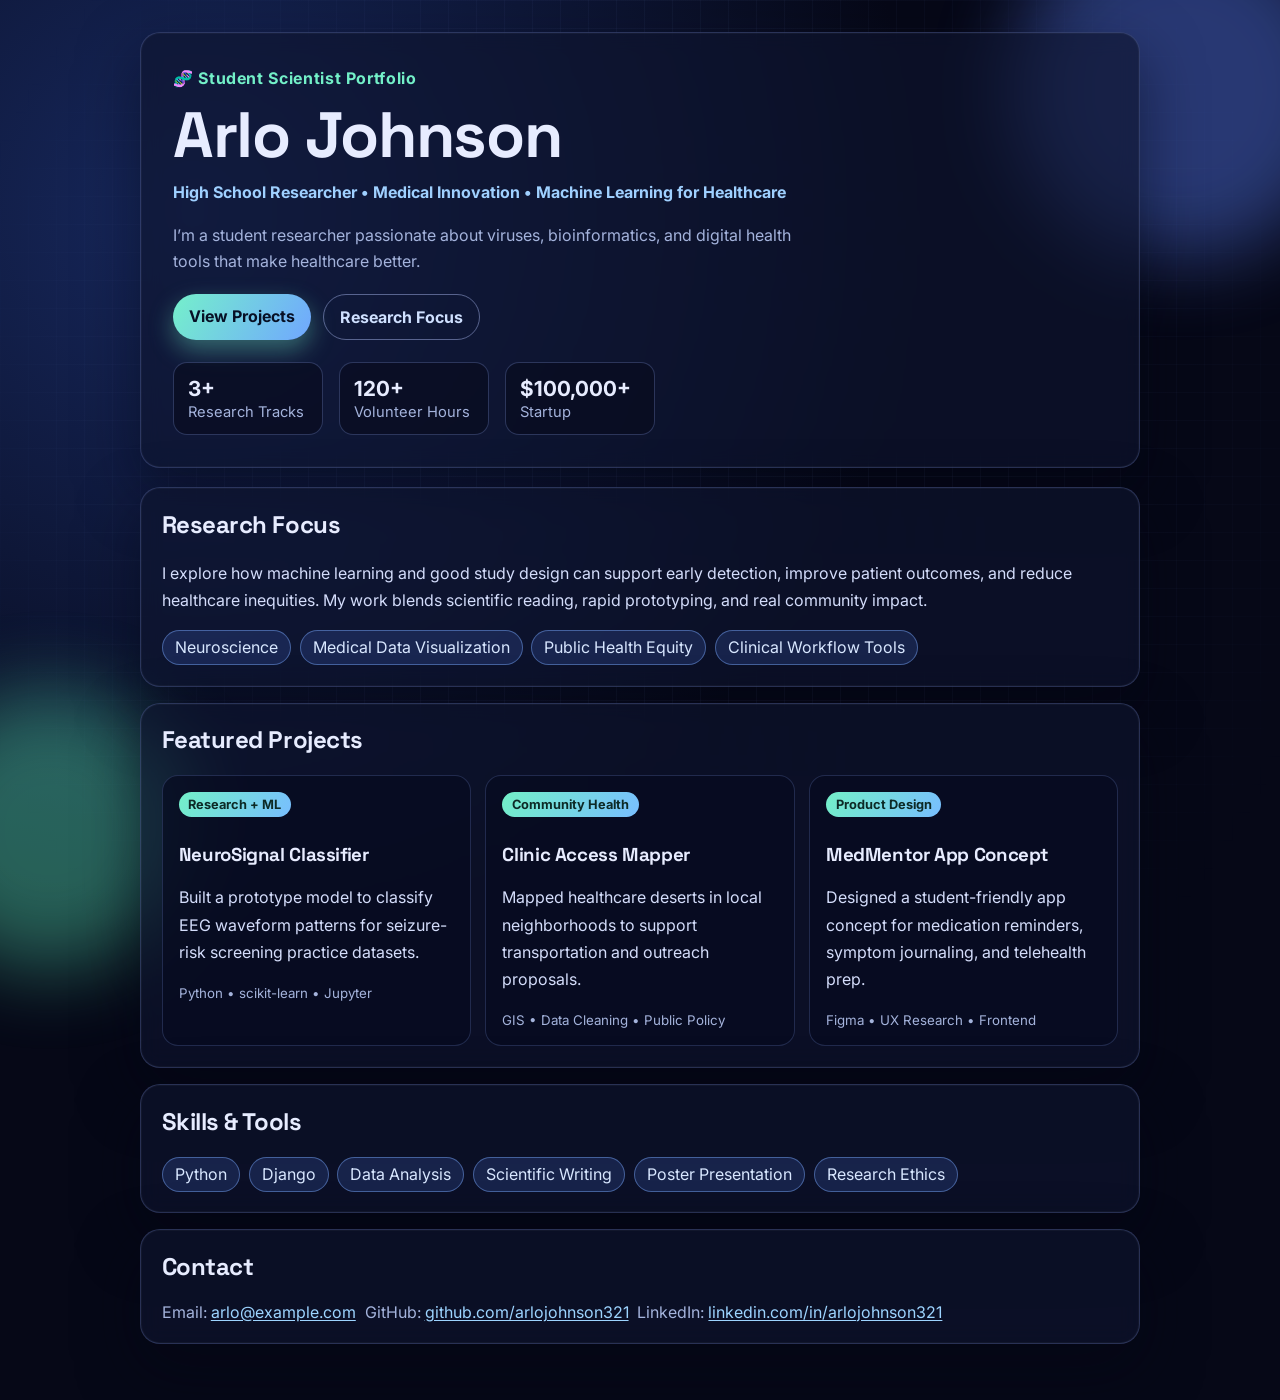
<file: index.html>
<!DOCTYPE html>
<html lang="en">
<head>
  <meta charset="UTF-8" />
  <meta name="viewport" content="width=device-width, initial-scale=1.0" />
  <title>Arlo Johnson | Student Research Portfolio</title>
  <meta name="description" content="Portfolio of a high school student exploring medical research, data science, and community health." />
  <link rel="preconnect" href="https://fonts.googleapis.com">
  <link rel="preconnect" href="https://fonts.gstatic.com" crossorigin>
  <link href="https://fonts.googleapis.com/css2?family=Inter:wght@400;500;700;800&family=Space+Grotesk:wght@600;700&display=swap" rel="stylesheet">
  <link rel="stylesheet" href="assets/style.css" />
</head>
<body>
  <div class="bg-orb orb-1"></div>
  <div class="bg-orb orb-2"></div>
  <div class="bg-grid"></div>

  <header class="hero glass">
    <p class="eyebrow">🧬 Student Scientist Portfolio</p>
    <h1>Arlo Johnson</h1>
    <p class="subtitle">High School Researcher • Medical Innovation • Machine Learning for Healthcare</p>
    <p class="hero-copy">
      I’m a student researcher passionate about viruses, bioinformatics, and digital health tools
      that make healthcare better.
    </p>
    <div class="hero-actions">
      <a class="cta" href="#projects">View Projects</a>
      <a class="ghost" href="#research">Research Focus</a>
    </div>
    <ul class="stat-row">
      <li><strong>3+</strong><span>Research Tracks</span></li>
      <li><strong>120+</strong><span>Volunteer Hours</span></li>
      <li><strong>$100,000+</strong><span>Startup</span></li>
    </ul>
  </header>

  <main class="container">
    <section id="research" class="glass">
      <h2>Research Focus</h2>
      <p>
        I explore how machine learning and good study design can support early detection, improve patient
        outcomes, and reduce healthcare inequities. My work blends scientific reading, rapid prototyping,
        and real community impact.
      </p>
      <ul class="tag-list">
        <li>Neuroscience</li>
        <li>Medical Data Visualization</li>
        <li>Public Health Equity</li>
        <li>Clinical Workflow Tools</li>
      </ul>
    </section>

    <section id="projects" class="glass">
      <h2>Featured Projects</h2>
      <div class="project-grid">
        <article class="project-card">
          <span class="chip">Research + ML</span>
          <h3>NeuroSignal Classifier</h3>
          <p>Built a prototype model to classify EEG waveform patterns for seizure-risk screening practice datasets.</p>
          <small>Python • scikit-learn • Jupyter</small>
        </article>
        <article class="project-card">
          <span class="chip">Community Health</span>
          <h3>Clinic Access Mapper</h3>
          <p>Mapped healthcare deserts in local neighborhoods to support transportation and outreach proposals.</p>
          <small>GIS • Data Cleaning • Public Policy</small>
        </article>
        <article class="project-card">
          <span class="chip">Product Design</span>
          <h3>MedMentor App Concept</h3>
          <p>Designed a student-friendly app concept for medication reminders, symptom journaling, and telehealth prep.</p>
          <small>Figma • UX Research • Frontend</small>
        </article>
      </div>
    </section>

    <section class="glass">
      <h2>Skills & Tools</h2>
      <ul class="tag-list">
        <li>Python</li>
        <li>Django</li>
        <li>Data Analysis</li>
        <li>Scientific Writing</li>
        <li>Poster Presentation</li>
        <li>Research Ethics</li>
      </ul>
    </section>

    <section class="glass">
      <h2>Contact</h2>
      <ul class="contact-list">
        <li>Email: <a href="mailto:arlo@example.com">arlo@example.com</a></li>
        <li>GitHub: <a href="https://github.com/arlojohnson321">github.com/arlojohnson321</a></li>
        <li>LinkedIn: <a href="https://linkedin.com/in/arlojohnson321">linkedin.com/in/arlojohnson321</a></li>
      </ul>
    </section>
  </main>
</body>
</html>
</file>
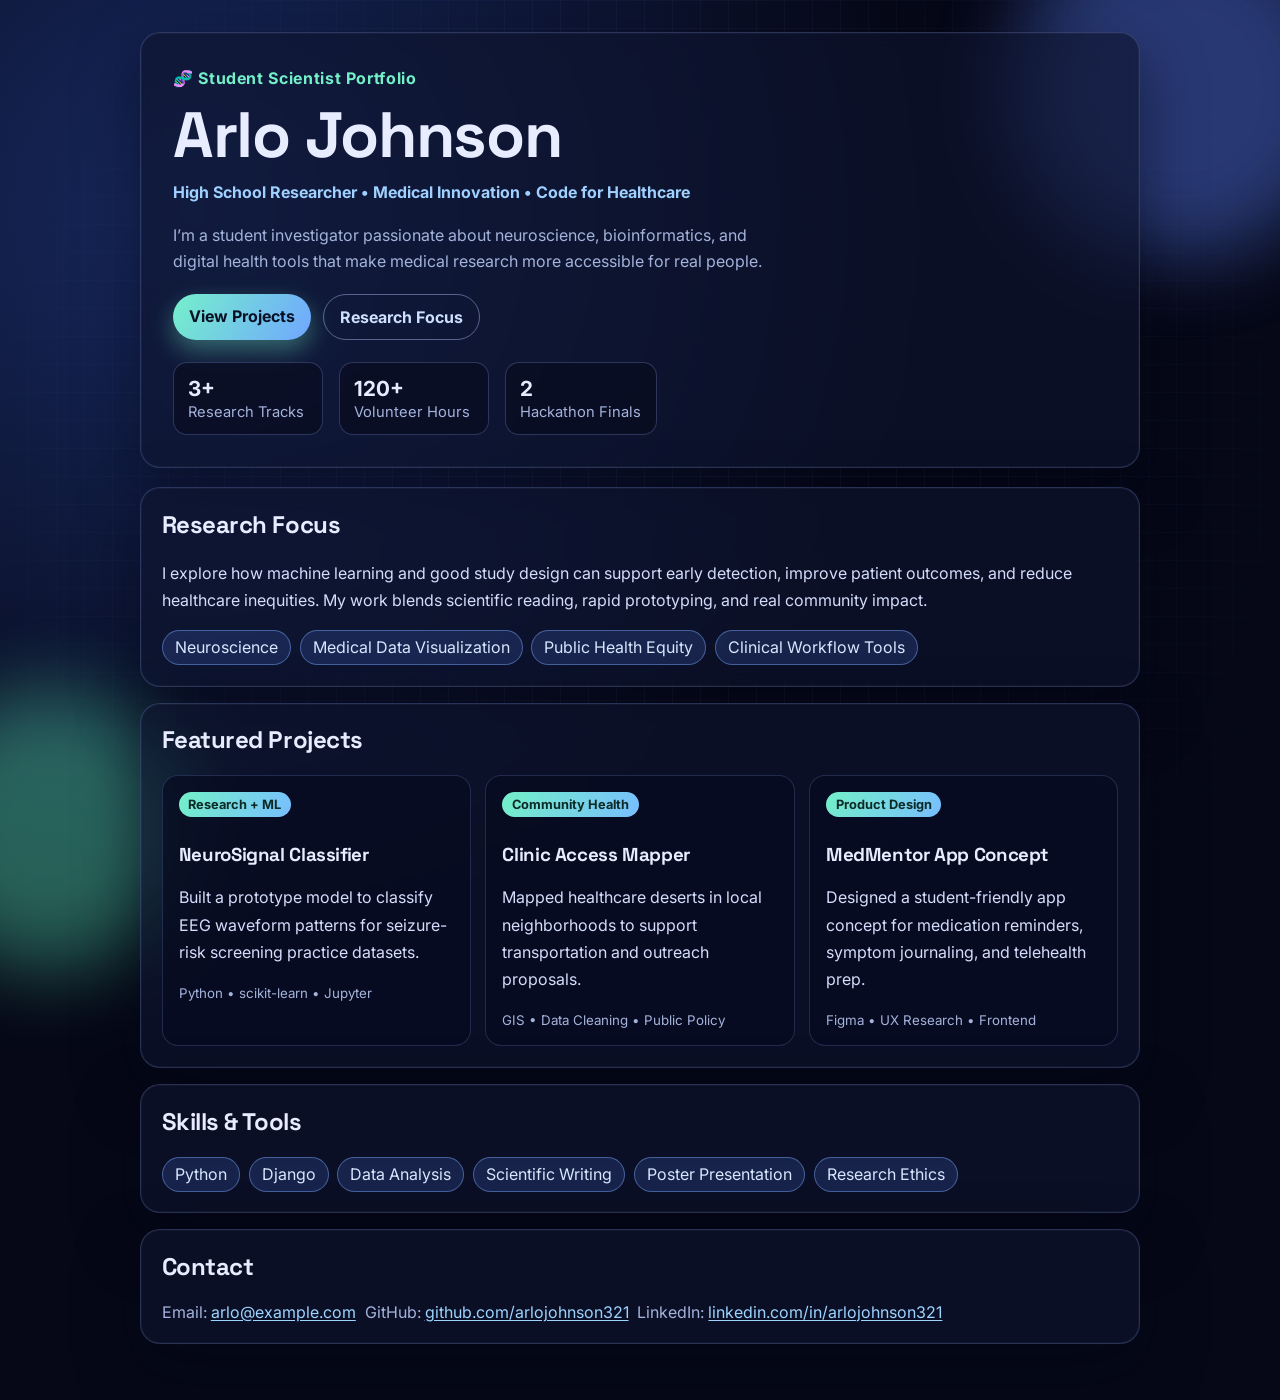
<file: docs/index.html>
<!DOCTYPE html>
<html lang="en">
<head>
  <meta charset="UTF-8" />
  <meta name="viewport" content="width=device-width, initial-scale=1.0" />
  <title>Arlo Johnson | Student Research Portfolio</title>
  <meta name="description" content="Portfolio of a high school student exploring medical research, data science, and community health." />
  <link rel="preconnect" href="https://fonts.googleapis.com">
  <link rel="preconnect" href="https://fonts.gstatic.com" crossorigin>
  <link href="https://fonts.googleapis.com/css2?family=Inter:wght@400;500;700;800&family=Space+Grotesk:wght@600;700&display=swap" rel="stylesheet">
  <link rel="stylesheet" href="assets/style.css" />
</head>
<body>
  <div class="bg-orb orb-1"></div>
  <div class="bg-orb orb-2"></div>
  <div class="bg-grid"></div>

  <header class="hero glass">
    <p class="eyebrow">🧬 Student Scientist Portfolio</p>
    <h1>Arlo Johnson</h1>
    <p class="subtitle">High School Researcher • Medical Innovation • Code for Healthcare</p>
    <p class="hero-copy">
      I’m a student investigator passionate about neuroscience, bioinformatics, and digital health tools
      that make medical research more accessible for real people.
    </p>
    <div class="hero-actions">
      <a class="cta" href="#projects">View Projects</a>
      <a class="ghost" href="#research">Research Focus</a>
    </div>
    <ul class="stat-row">
      <li><strong>3+</strong><span>Research Tracks</span></li>
      <li><strong>120+</strong><span>Volunteer Hours</span></li>
      <li><strong>2</strong><span>Hackathon Finals</span></li>
    </ul>
  </header>

  <main class="container">
    <section id="research" class="glass">
      <h2>Research Focus</h2>
      <p>
        I explore how machine learning and good study design can support early detection, improve patient
        outcomes, and reduce healthcare inequities. My work blends scientific reading, rapid prototyping,
        and real community impact.
      </p>
      <ul class="tag-list">
        <li>Neuroscience</li>
        <li>Medical Data Visualization</li>
        <li>Public Health Equity</li>
        <li>Clinical Workflow Tools</li>
      </ul>
    </section>

    <section id="projects" class="glass">
      <h2>Featured Projects</h2>
      <div class="project-grid">
        <article class="project-card">
          <span class="chip">Research + ML</span>
          <h3>NeuroSignal Classifier</h3>
          <p>Built a prototype model to classify EEG waveform patterns for seizure-risk screening practice datasets.</p>
          <small>Python • scikit-learn • Jupyter</small>
        </article>
        <article class="project-card">
          <span class="chip">Community Health</span>
          <h3>Clinic Access Mapper</h3>
          <p>Mapped healthcare deserts in local neighborhoods to support transportation and outreach proposals.</p>
          <small>GIS • Data Cleaning • Public Policy</small>
        </article>
        <article class="project-card">
          <span class="chip">Product Design</span>
          <h3>MedMentor App Concept</h3>
          <p>Designed a student-friendly app concept for medication reminders, symptom journaling, and telehealth prep.</p>
          <small>Figma • UX Research • Frontend</small>
        </article>
      </div>
    </section>

    <section class="glass">
      <h2>Skills & Tools</h2>
      <ul class="tag-list">
        <li>Python</li>
        <li>Django</li>
        <li>Data Analysis</li>
        <li>Scientific Writing</li>
        <li>Poster Presentation</li>
        <li>Research Ethics</li>
      </ul>
    </section>

    <section class="glass">
      <h2>Contact</h2>
      <ul class="contact-list">
        <li>Email: <a href="mailto:arlo@example.com">arlo@example.com</a></li>
        <li>GitHub: <a href="https://github.com/arlojohnson321">github.com/arlojohnson321</a></li>
        <li>LinkedIn: <a href="https://linkedin.com/in/arlojohnson321">linkedin.com/in/arlojohnson321</a></li>
      </ul>
    </section>
  </main>
</body>
</html>
</file>
<file: assets/style.css>
:root {
  --bg: #060817;
  --panel: rgba(15, 20, 46, 0.65);
  --text: #e7ecff;
  --muted: #a4b3dc;
  --accent: #73f0c8;
  --accent-2: #70a7ff;
  --ring: rgba(115, 240, 200, 0.38);
}

* { box-sizing: border-box; }

body {
  margin: 0;
  font-family: Inter, system-ui, sans-serif;
  color: var(--text);
  background: radial-gradient(circle at 15% 15%, #17285d 0%, var(--bg) 45%), var(--bg);
  min-height: 100vh;
  overflow-x: hidden;
}

.bg-grid {
  position: fixed;
  inset: 0;
  pointer-events: none;
  background-image:
    linear-gradient(rgba(118, 146, 216, 0.08) 1px, transparent 1px),
    linear-gradient(90deg, rgba(118, 146, 216, 0.08) 1px, transparent 1px);
  background-size: 28px 28px;
  mask-image: radial-gradient(circle at center, black 40%, transparent 92%);
  z-index: -3;
}

.bg-orb {
  position: fixed;
  border-radius: 999px;
  filter: blur(40px);
  opacity: .4;
  z-index: -2;
}

.orb-1 {
  width: 340px;
  height: 340px;
  background: #5d83ff;
  top: -80px;
  right: -70px;
}

.orb-2 {
  width: 280px;
  height: 280px;
  background: #59e4b5;
  bottom: -70px;
  left: -90px;
}

.hero,
.container section {
  width: min(1000px, 92vw);
  margin-inline: auto;
}

.hero {
  margin-top: 2rem;
  padding: 2rem;
}

.glass {
  background: var(--panel);
  border: 1px solid rgba(149, 173, 255, 0.22);
  border-radius: 20px;
  box-shadow: 0 24px 60px rgba(4, 6, 20, 0.5), inset 0 0 0 1px rgba(255, 255, 255, 0.03);
  backdrop-filter: blur(10px);
}

.eyebrow {
  display: inline-block;
  margin: 0;
  color: var(--accent);
  font-weight: 700;
  letter-spacing: .04em;
}

h1,
h2,
h3 {
  font-family: "Space Grotesk", Inter, sans-serif;
  letter-spacing: -0.02em;
}

h1 {
  margin: .6rem 0;
  font-size: clamp(2.2rem, 6vw, 4rem);
  line-height: 1.05;
}

.subtitle {
  margin: 0;
  color: #9fd0ff;
  font-weight: 700;
}

.hero-copy {
  color: var(--muted);
  max-width: 62ch;
  margin-top: 1rem;
  line-height: 1.65;
}

.hero-actions {
  margin-top: 1.2rem;
  display: flex;
  gap: .75rem;
  flex-wrap: wrap;
}

.cta,
.ghost {
  text-decoration: none;
  font-weight: 700;
  padding: .75rem 1rem;
  border-radius: 999px;
  transition: transform .15s ease, box-shadow .15s ease;
}

.cta {
  background: linear-gradient(120deg, #75f0cb, #70a7ff);
  color: #071025;
  box-shadow: 0 10px 24px var(--ring);
}

.ghost {
  color: #cfe0ff;
  border: 1px solid rgba(182, 199, 255, 0.44);
}

.cta:hover,
.ghost:hover {
  transform: translateY(-2px);
}

.stat-row {
  display: flex;
  gap: 1rem;
  padding: 0;
  margin: 1.4rem 0 0;
  list-style: none;
  flex-wrap: wrap;
}

.stat-row li {
  min-width: 150px;
  background: rgba(8, 12, 30, 0.65);
  border: 1px solid rgba(138, 162, 241, 0.27);
  border-radius: 14px;
  padding: .8rem .9rem;
}

.stat-row strong {
  display: block;
  font-size: 1.3rem;
}

.stat-row span {
  color: var(--muted);
  font-size: .92rem;
}

.container {
  margin: 1.2rem auto 3.5rem;
  display: grid;
  gap: 1rem;
}

.container section {
  padding: 1.3rem;
}

h2 { margin-top: 0; }

p { line-height: 1.7; color: #d4ddfb; }

.tag-list,
.contact-list {
  list-style: none;
  padding: 0;
  margin: 0;
  display: flex;
  flex-wrap: wrap;
  gap: .55rem;
}

.tag-list li {
  border: 1px solid rgba(124, 172, 255, 0.45);
  background: rgba(77, 115, 220, 0.2);
  color: #d8e7ff;
  border-radius: 999px;
  padding: .4rem .75rem;
}

.project-grid {
  display: grid;
  grid-template-columns: repeat(auto-fit, minmax(240px, 1fr));
  gap: .9rem;
}

.project-card {
  background: rgba(7, 12, 32, 0.72);
  border: 1px solid rgba(130, 157, 234, 0.22);
  border-radius: 16px;
  padding: 1rem;
}

.chip {
  display: inline-block;
  margin-bottom: .45rem;
  font-size: .8rem;
  color: #0d2a26;
  font-weight: 700;
  border-radius: 999px;
  padding: .3rem .6rem;
  background: linear-gradient(120deg, #73f0c8, #78beff);
}

.project-card small,
.contact-list { color: var(--muted); }

a {
  color: #9dd4ff;
  text-underline-offset: 2px;
}
</file>
<file: docs/assets/style.css>
:root {
  --bg: #060817;
  --panel: rgba(15, 20, 46, 0.65);
  --text: #e7ecff;
  --muted: #a4b3dc;
  --accent: #73f0c8;
  --accent-2: #70a7ff;
  --ring: rgba(115, 240, 200, 0.38);
}

* { box-sizing: border-box; }

body {
  margin: 0;
  font-family: Inter, system-ui, sans-serif;
  color: var(--text);
  background: radial-gradient(circle at 15% 15%, #17285d 0%, var(--bg) 45%), var(--bg);
  min-height: 100vh;
  overflow-x: hidden;
}

.bg-grid {
  position: fixed;
  inset: 0;
  pointer-events: none;
  background-image:
    linear-gradient(rgba(118, 146, 216, 0.08) 1px, transparent 1px),
    linear-gradient(90deg, rgba(118, 146, 216, 0.08) 1px, transparent 1px);
  background-size: 28px 28px;
  mask-image: radial-gradient(circle at center, black 40%, transparent 92%);
  z-index: -3;
}

.bg-orb {
  position: fixed;
  border-radius: 999px;
  filter: blur(40px);
  opacity: .4;
  z-index: -2;
}

.orb-1 {
  width: 340px;
  height: 340px;
  background: #5d83ff;
  top: -80px;
  right: -70px;
}

.orb-2 {
  width: 280px;
  height: 280px;
  background: #59e4b5;
  bottom: -70px;
  left: -90px;
}

.hero,
.container section {
  width: min(1000px, 92vw);
  margin-inline: auto;
}

.hero {
  margin-top: 2rem;
  padding: 2rem;
}

.glass {
  background: var(--panel);
  border: 1px solid rgba(149, 173, 255, 0.22);
  border-radius: 20px;
  box-shadow: 0 24px 60px rgba(4, 6, 20, 0.5), inset 0 0 0 1px rgba(255, 255, 255, 0.03);
  backdrop-filter: blur(10px);
}

.eyebrow {
  display: inline-block;
  margin: 0;
  color: var(--accent);
  font-weight: 700;
  letter-spacing: .04em;
}

h1,
h2,
h3 {
  font-family: "Space Grotesk", Inter, sans-serif;
  letter-spacing: -0.02em;
}

h1 {
  margin: .6rem 0;
  font-size: clamp(2.2rem, 6vw, 4rem);
  line-height: 1.05;
}

.subtitle {
  margin: 0;
  color: #9fd0ff;
  font-weight: 700;
}

.hero-copy {
  color: var(--muted);
  max-width: 62ch;
  margin-top: 1rem;
  line-height: 1.65;
}

.hero-actions {
  margin-top: 1.2rem;
  display: flex;
  gap: .75rem;
  flex-wrap: wrap;
}

.cta,
.ghost {
  text-decoration: none;
  font-weight: 700;
  padding: .75rem 1rem;
  border-radius: 999px;
  transition: transform .15s ease, box-shadow .15s ease;
}

.cta {
  background: linear-gradient(120deg, #75f0cb, #70a7ff);
  color: #071025;
  box-shadow: 0 10px 24px var(--ring);
}

.ghost {
  color: #cfe0ff;
  border: 1px solid rgba(182, 199, 255, 0.44);
}

.cta:hover,
.ghost:hover {
  transform: translateY(-2px);
}

.stat-row {
  display: flex;
  gap: 1rem;
  padding: 0;
  margin: 1.4rem 0 0;
  list-style: none;
  flex-wrap: wrap;
}

.stat-row li {
  min-width: 150px;
  background: rgba(8, 12, 30, 0.65);
  border: 1px solid rgba(138, 162, 241, 0.27);
  border-radius: 14px;
  padding: .8rem .9rem;
}

.stat-row strong {
  display: block;
  font-size: 1.3rem;
}

.stat-row span {
  color: var(--muted);
  font-size: .92rem;
}

.container {
  margin: 1.2rem auto 3.5rem;
  display: grid;
  gap: 1rem;
}

.container section {
  padding: 1.3rem;
}

h2 { margin-top: 0; }

p { line-height: 1.7; color: #d4ddfb; }

.tag-list,
.contact-list {
  list-style: none;
  padding: 0;
  margin: 0;
  display: flex;
  flex-wrap: wrap;
  gap: .55rem;
}

.tag-list li {
  border: 1px solid rgba(124, 172, 255, 0.45);
  background: rgba(77, 115, 220, 0.2);
  color: #d8e7ff;
  border-radius: 999px;
  padding: .4rem .75rem;
}

.project-grid {
  display: grid;
  grid-template-columns: repeat(auto-fit, minmax(240px, 1fr));
  gap: .9rem;
}

.project-card {
  background: rgba(7, 12, 32, 0.72);
  border: 1px solid rgba(130, 157, 234, 0.22);
  border-radius: 16px;
  padding: 1rem;
}

.chip {
  display: inline-block;
  margin-bottom: .45rem;
  font-size: .8rem;
  color: #0d2a26;
  font-weight: 700;
  border-radius: 999px;
  padding: .3rem .6rem;
  background: linear-gradient(120deg, #73f0c8, #78beff);
}

.project-card small,
.contact-list { color: var(--muted); }

a {
  color: #9dd4ff;
  text-underline-offset: 2px;
}
</file>
